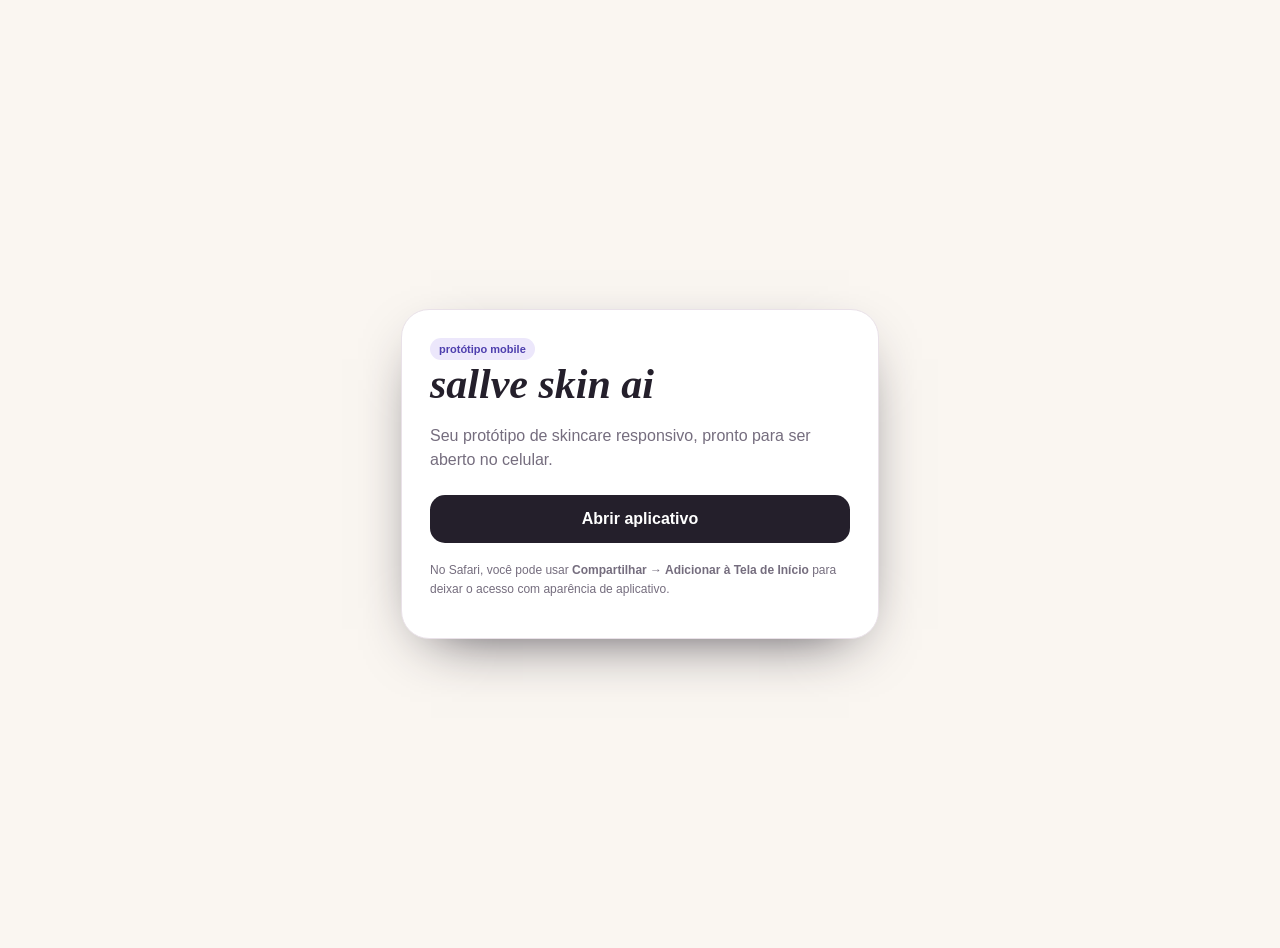
<file: abrir.html>
<!doctype html>
<html lang="pt-BR">
<head>
<meta charset="utf-8">
<meta name="viewport" content="width=device-width,initial-scale=1,viewport-fit=cover">
<meta name="theme-color" content="#faf6f1">
<title>Sallve Skin AI</title>
<style>
body{margin:0;min-height:100vh;background:#faf6f1;color:#241f2b;font-family:-apple-system,BlinkMacSystemFont,"Segoe UI",sans-serif;display:grid;place-items:center;padding:24px}
.card{width:min(100%,420px);background:#fff;border:1px solid #e9e1e8;border-radius:28px;padding:28px;box-shadow:0 20px 60px -30px #241f2b}
h1{font:italic 600 42px Georgia,serif;margin:0 0 8px}.tag{display:inline-block;background:#ece7fb;color:#4e3fae;border-radius:999px;padding:5px 9px;font-weight:700;font-size:11px}
p{line-height:1.55;color:#756d7e}.btn{display:block;text-align:center;text-decoration:none;background:#241f2b;color:#fff;border-radius:15px;padding:15px;font-weight:700;margin-top:22px}
.tip{font-size:12px;margin-top:18px}
</style>
</head>
<body>
<main class="card">
<span class="tag">protótipo mobile</span>
<h1>sallve skin ai</h1>
<p>Seu protótipo de skincare responsivo, pronto para ser aberto no celular.</p>
<a class="btn" href="index.html">Abrir aplicativo</a>
<p class="tip">No Safari, você pode usar <b>Compartilhar → Adicionar à Tela de Início</b> para deixar o acesso com aparência de aplicativo.</p>
</main>
</body>
</html>
</file>
